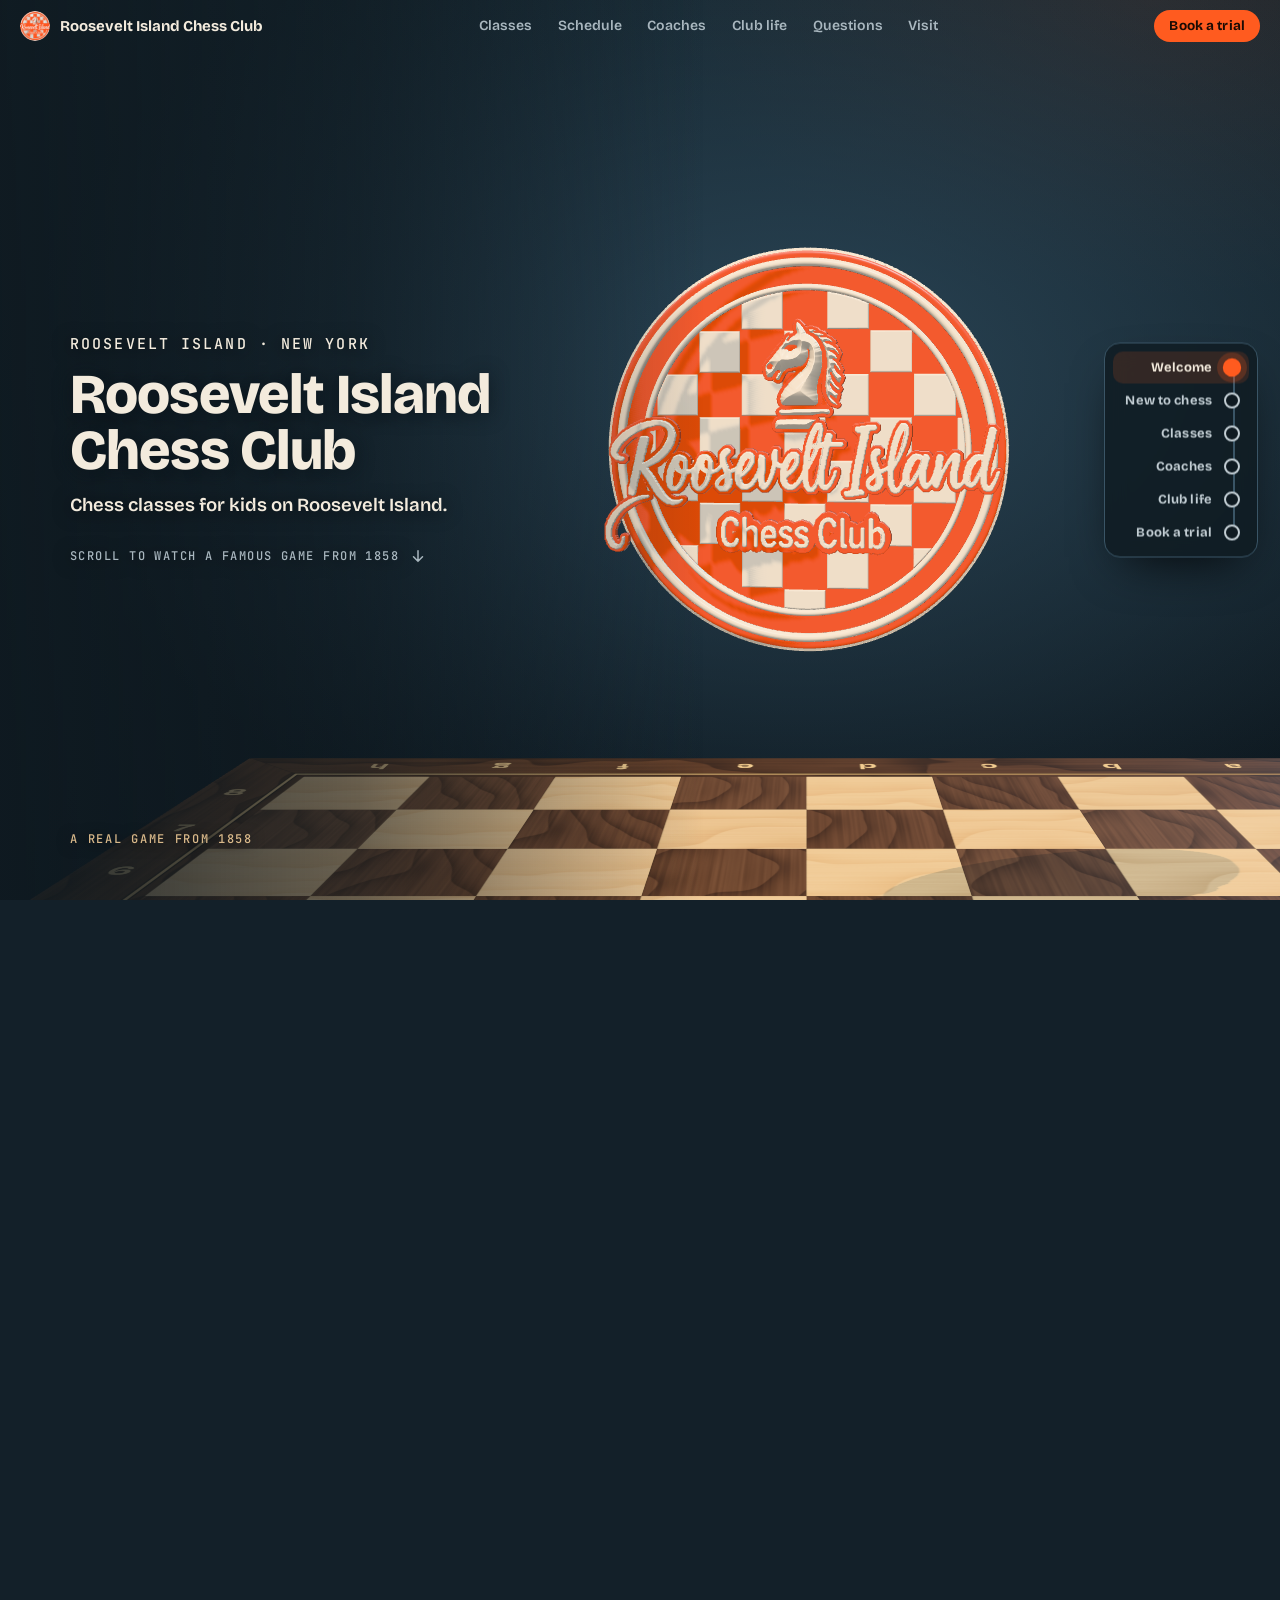
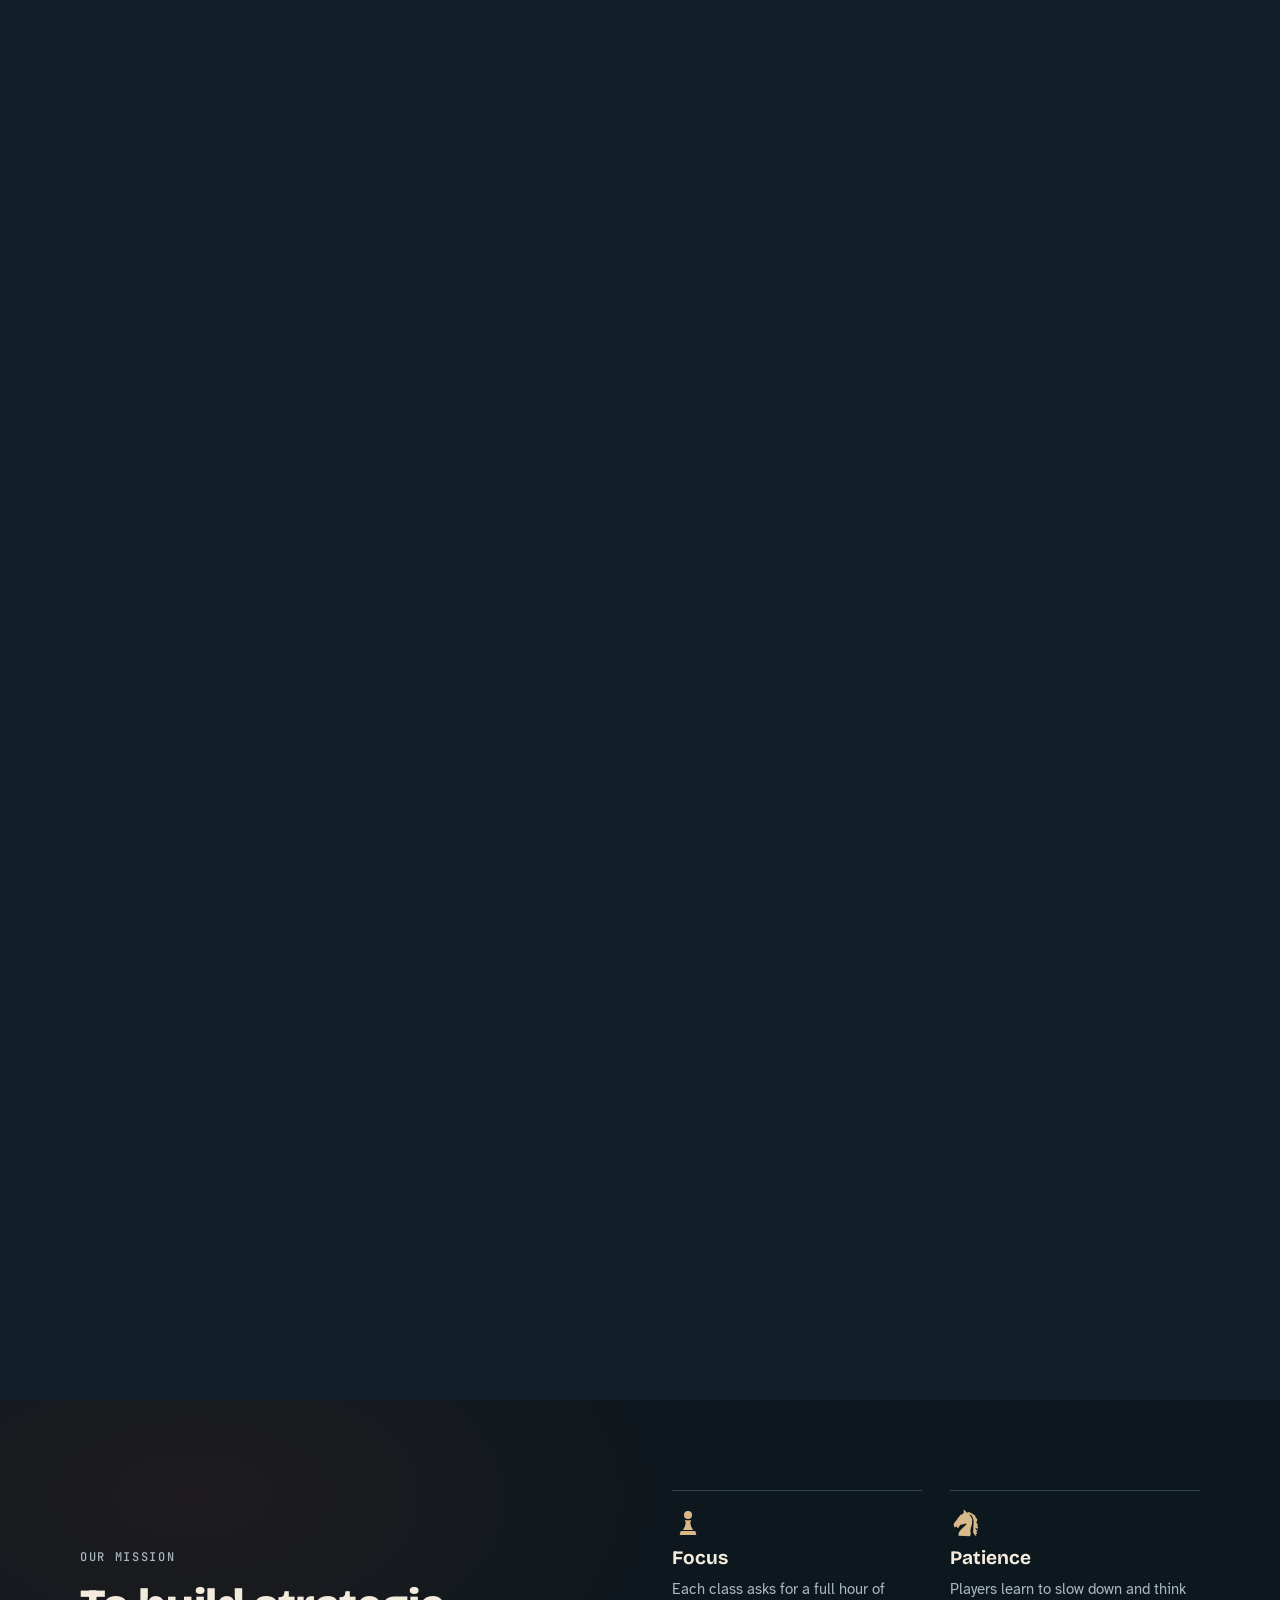
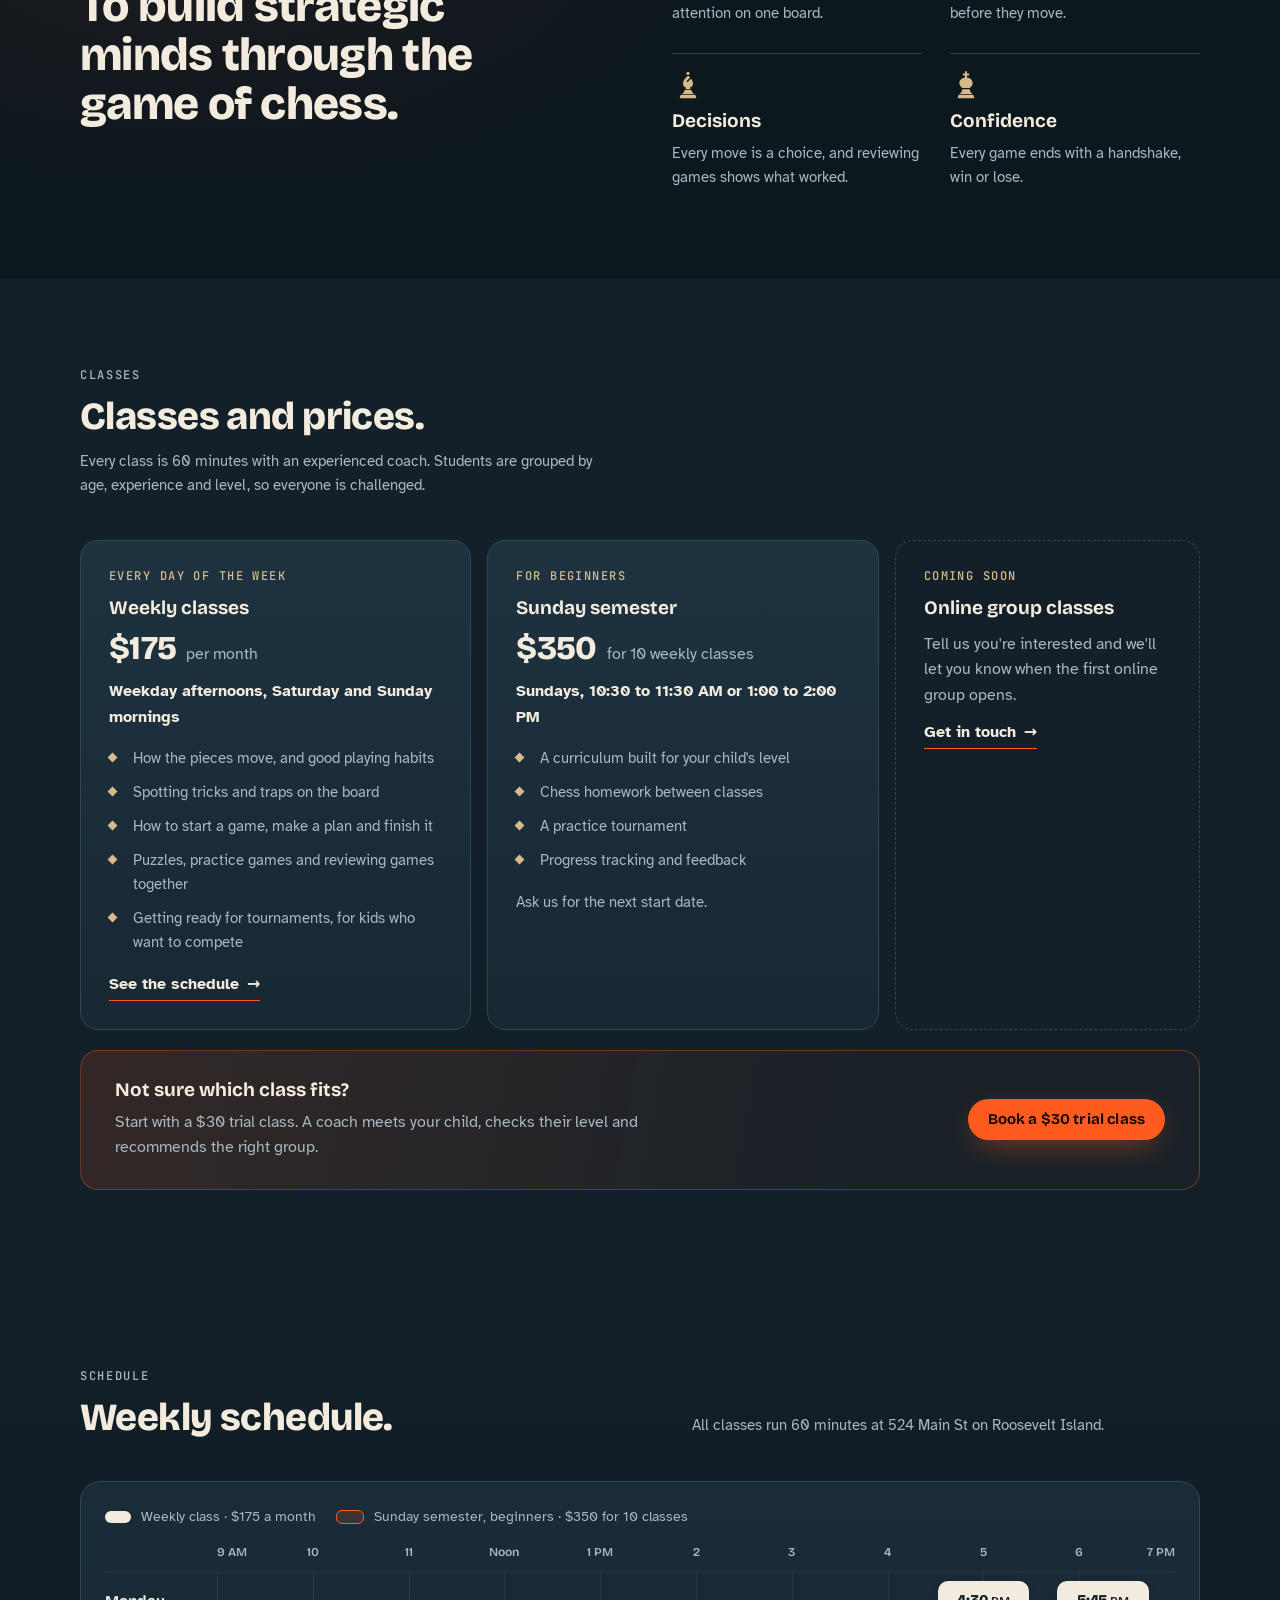
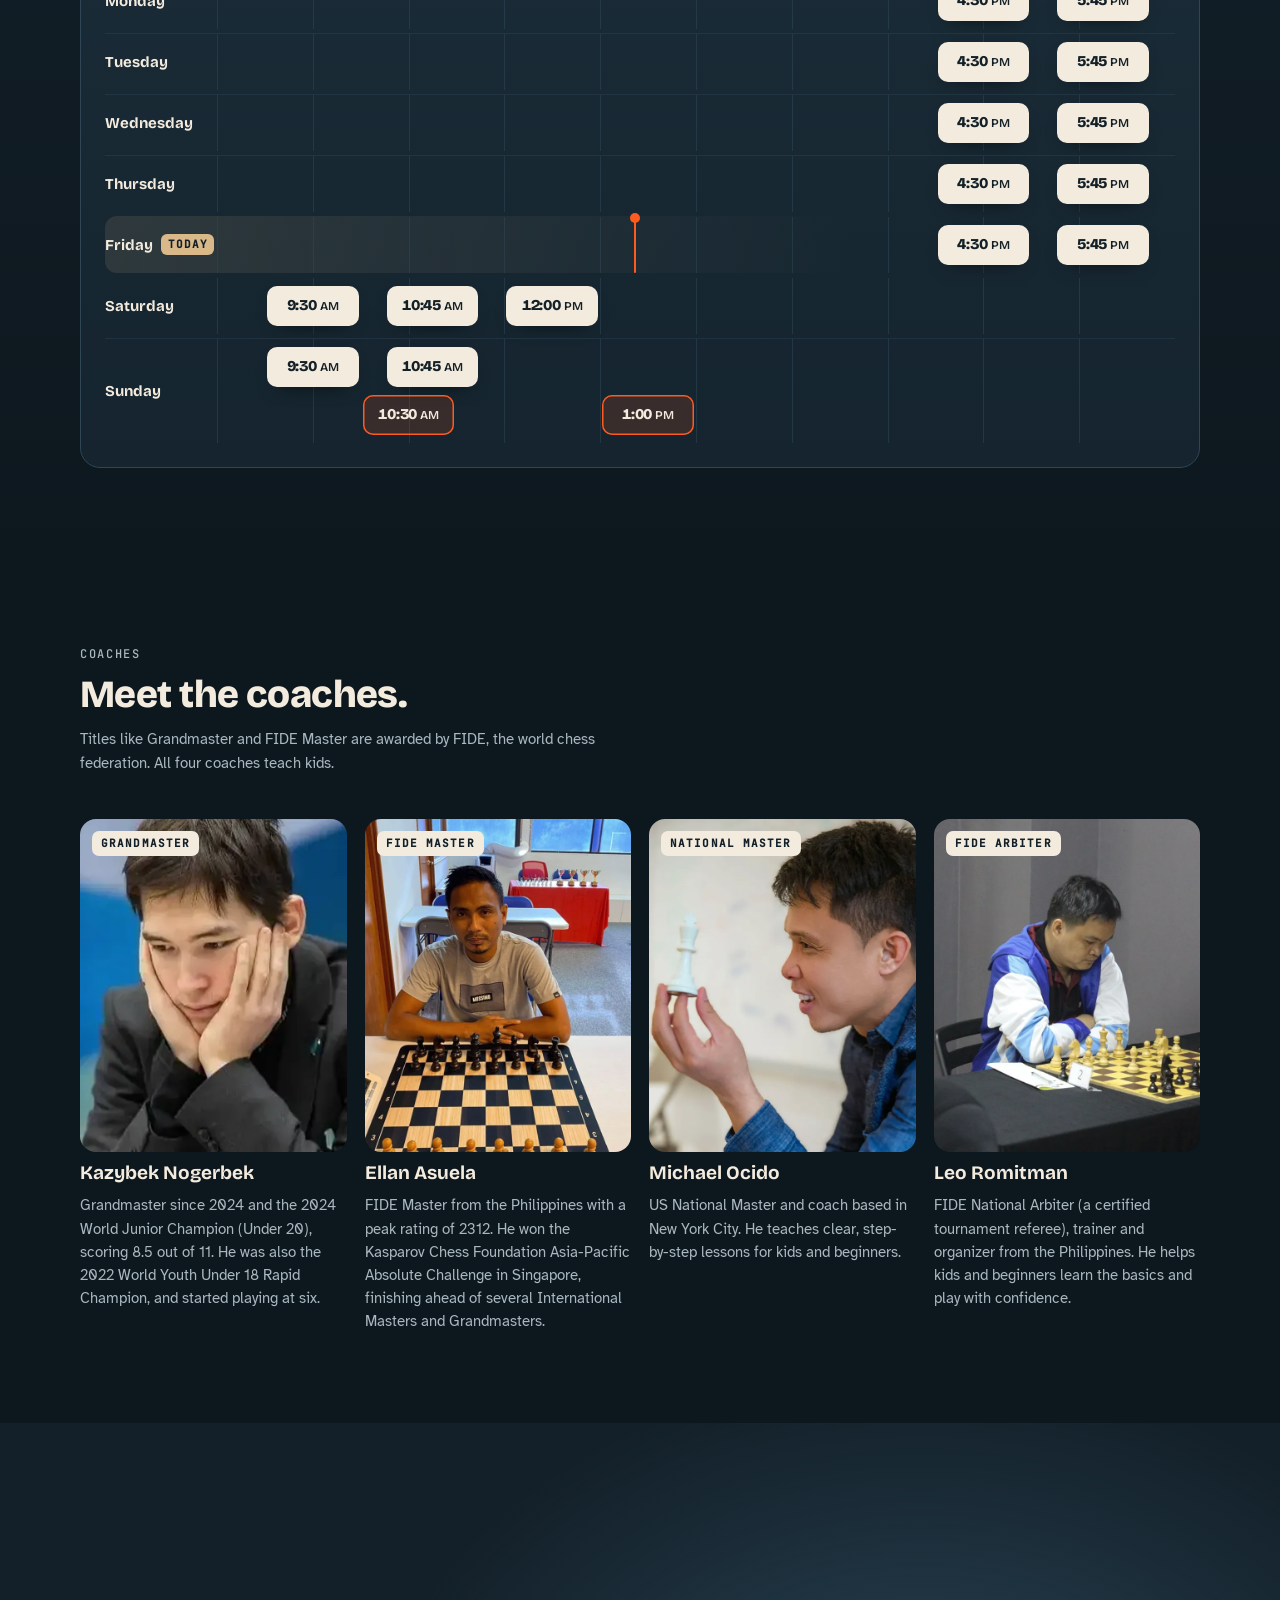
<file: site/index.html>
<!doctype html>
<html lang="en" class="no-js">
<head>
<meta charset="utf-8">
<meta name="viewport" content="width=device-width, initial-scale=1, viewport-fit=cover">
<title>Roosevelt Island Chess Club · Chess classes for kids on Roosevelt Island, NYC</title>
<meta name="description" content="Chess classes for kids on Roosevelt Island, New York. Group classes every day of the week with experienced coaches. Book a $30 trial class.">
<meta name="theme-color" content="#132029">
<link rel="icon" href="assets/img/club-logo-64.png" type="image/png">
<link rel="apple-touch-icon" href="assets/img/club-logo-192.png">
<meta property="og:type" content="website">
<meta property="og:title" content="Roosevelt Island Chess Club">
<meta property="og:description" content="Chess classes for kids on Roosevelt Island, New York, every day of the week. Book a $30 trial class.">
<!-- SITE URL: these three addresses point at the current live copy. At the Cloudflare switch,
     replace https://vdash2ernb.github.io/RooseveltIslandChessClub/ with https://rooseveltislandchessclub.com/ (see LAUNCH.md). -->
<link rel="canonical" href="https://vdash2ernb.github.io/RooseveltIslandChessClub/">
<meta property="og:url" content="https://vdash2ernb.github.io/RooseveltIslandChessClub/">
<meta property="og:image" content="https://vdash2ernb.github.io/RooseveltIslandChessClub/assets/img/og-image.jpg">
<meta property="og:image:width" content="1200">
<meta property="og:image:height" content="630">
<meta property="og:image:alt" content="The Roosevelt Island Chess Club medallion above a chessboard, with the words Chess classes for kids, every day of the week.">
<meta property="og:site_name" content="Roosevelt Island Chess Club">
<meta name="twitter:card" content="summary_large_image">
<link rel="preload" href="assets/fonts/bricolage-grotesque/bricolage-grotesque-variable.woff2" as="font" type="font/woff2" crossorigin>
<link rel="preload" href="assets/fonts/atkinson-hyperlegible/atkinson-hyperlegible-normal-400.woff2" as="font" type="font/woff2" crossorigin>
<link rel="stylesheet" href="assets/css/fonts.css">
<link rel="stylesheet" href="assets/css/story.css">
<link rel="stylesheet" href="assets/css/site.css">
<script>document.documentElement.classList.replace('no-js', 'js');</script>
<script type="importmap">
{ "imports": {
  "three": "./assets/vendor/three/three.module.min.js",
  "three/addons/": "./assets/vendor/three/addons/"
} }
</script>
</head>
<body>
<a class="skip" href="#why">Skip the story</a>

<header class="topbar">
  <a class="brand" href="#top" aria-label="Roosevelt Island Chess Club, back to top">
    <img src="assets/img/club-logo-64.png" alt="" width="34" height="34">
    <span>Roosevelt Island Chess Club</span>
  </a>
  <nav class="nav" id="site-nav" aria-label="Sections">
    <a href="#classes">Classes</a>
    <a href="#schedule">Schedule</a>
    <a href="#coaches">Coaches</a>
    <a href="#club">Club life</a>
    <a href="#faq">Questions</a>
    <a href="#visit">Visit</a>
  </nav>
  <div class="topbar-actions">
    <button type="button" class="menu-btn" aria-expanded="false" aria-controls="site-nav">Menu</button>
    <a class="btn btn-small" href="https://docs.google.com/forms/d/1G6zBhqejS-meRX5k7vCEf42p3zNO0KbCbgAGP_9kiOs/preview" target="_blank" rel="noopener">Book a trial</a>
  </div>
</header>

<main id="main" tabindex="-1">
  <section id="story" class="story" aria-label="The Opera Game, told in 17 moves">
    <div class="stage" id="top">
      <canvas id="scene" aria-hidden="true"></canvas>
      <div class="scrim" aria-hidden="true"></div>

      <div class="captions">
        <article class="cap cap-arrival" data-from="0" data-to="0.085">
          <p class="kicker">Roosevelt Island · New York</p>
          <h1>Roosevelt Island Chess Club</h1>
          <p class="lede">Chess classes for kids on Roosevelt Island.</p>
          <p class="cue"><span>Scroll to watch a famous game from 1858</span><svg viewBox="0 0 24 24" aria-hidden="true"><path d="M12 5v14m-6-6 6 6 6-6" fill="none" stroke="currentColor" stroke-width="2" stroke-linecap="round" stroke-linejoin="round"/></svg></p>
        </article>

        <article class="cap" data-from="0.105" data-to="0.258">
          <p class="notation">Part 1 of 5</p>
          <h2>New to chess? Start here.</h2>
          <p>Beginner groups start with how each piece moves. No experience needed.</p>
        </article>

        <article class="cap" data-from="0.268" data-to="0.458">
          <p class="notation">Part 2 of 5</p>
          <h2>Classes every day of the week.</h2>
          <p>Students are grouped by age and level, so every child is challenged.</p>
        </article>

        <article class="cap" data-from="0.468" data-to="0.638">
          <p class="notation">Part 3 of 5</p>
          <h2>Taught by titled players.</h2>
          <p>Our coaches include a Grandmaster, a FIDE Master, a National Master and a FIDE Arbiter.</p>
        </article>

        <article class="cap" data-from="0.648" data-to="0.838">
          <p class="notation">Part 4 of 5</p>
          <h2>Tournaments, meetups and more.</h2>
          <p>Fast-paced blitz tournaments, workshops during school breaks, and a chess robot to play against.</p>
        </article>

        <article class="cap cap-mate" data-from="0.862" data-to="2">
          <p class="notation">Part 5 of 5</p>
          <h2>Try a class for $30.</h2>
          <p>Your child joins a class, and a coach recommends the right group.</p>
          <a class="btn" href="https://docs.google.com/forms/d/1G6zBhqejS-meRX5k7vCEf42p3zNO0KbCbgAGP_9kiOs/preview" target="_blank" rel="noopener">Book a $30 trial class</a>
          <p class="credit">The game on the board is real. Paul Morphy played it in Paris in 1858 against the Duke of Brunswick and Count Isouard.</p>
        </article>
      </div>

      <p class="hud" aria-hidden="true"><span class="hud-move"></span><span class="hud-say"></span></p>

      <nav class="rail" aria-label="Story chapters">
        <button type="button" data-go="0"><span>Welcome</span></button>
        <button type="button" data-go="0.112"><span>New to chess</span></button>
        <button type="button" data-go="0.275"><span>Classes</span></button>
        <button type="button" data-go="0.475"><span>Coaches</span></button>
        <button type="button" data-go="0.655"><span>Club life</span></button>
        <button type="button" data-go="0.99"><span>Book a trial</span></button>
      </nav>
    </div>
  </section>

  <!-- ============================================================ WHY CHESS -->
  <section id="why" class="why" aria-labelledby="why-title" tabindex="-1">
    <div class="wrap why-grid">
      <div class="why-mission reveal">
        <p class="kicker">Our mission</p>
        <h2 id="why-title">To build strategic minds through the game of chess.</h2>
      </div>
      <ul class="why-list" role="list">
        <li class="reveal">
          <svg class="why-mark" viewBox="0 0 48 48" aria-hidden="true"><circle cx="24" cy="12" r="6"/><path d="M19 20h10l-1.5 2.5c0 4 1.5 9 4.5 12h-16c3-3 4.5-8 4.5-12z"/><path d="M13 36h22l1.5 6h-25z"/></svg>
          <h3>Focus</h3><p>Each class asks for a full hour of attention on one board.</p>
        </li>
        <li class="reveal">
          <svg class="why-mark" viewBox="0 0 48 48" aria-hidden="true"><path d="M21.0 4.0 23.9 6.9 25.3 8.7 28.5 7.5 31.3 9.1 33.1 9.7 35.8 11.8 38.4 13.6 37.8 15.1 39.8 16.9 41.1 19.0 40.3 21.2 39.5 22.5 40.0 23.9 41.7 26.4 40.9 28.4 42.5 31.1 42.0 32.5 40.1 32.2 38.8 30.6 38.1 32.1 39.1 33.9 41.5 35.8 40.7 36.6 39.1 36.3 39.7 37.9 40.7 38.9 40.3 40.7 39.2 40.2 38.3 41.4 40.1 44.0 38.8 43.5 36.9 42.0 35.6 39.9 34.7 37.7 35.1 29.3 35.5 22.2 35.0 18.9 34.5 17.4 33.9 15.6 32.9 13.3 28.3 10.6 31.5 14.5 32.1 16.3 33.4 18.3 33.0 22.9 33.2 24.3 32.6 26.7 32.0 29.7 31.2 31.3 30.7 35.8 30.6 37.1 31.1 39.0 30.9 42.1 29.6 44.0 13.1 43.1 12.5 41.2 12.9 40.2 13.4 38.1 14.7 36.0 16.6 33.6 24.9 25.7 23.6 24.8 21.3 25.4 18.4 26.1 15.7 26.7 13.3 29.9 12.4 31.6 10.8 31.6 10.7 29.9 10.5 28.0 9.9 29.7 6.9 30.5 6.0 29.2 5.5 25.4 7.2 22.9 10.6 18.7 12.2 16.3 15.1 12.9 16.1 11.1 17.7 11.2 19.2 10.6 20.7 8.3 20.4 5.0Z"/></svg>
          <h3>Patience</h3><p>Players learn to slow down and think before they move.</p>
        </li>
        <li class="reveal">
          <svg class="why-mark" viewBox="0 0 48 48" aria-hidden="true"><circle cx="24" cy="5" r="2.4"/><path d="M24 8.5c-4.8 3.4-7.5 7.8-7.5 11.8 0 3 2 5.4 4.5 6.4l-1 2.3h8l-1-2.3c2.5-1 4.5-3.4 4.5-6.4 0-2.4-1-4.9-2.9-7.3l-5.3 5.3-1.6-1.6 5.5-5.5c-1-1-2-1.9-3.2-2.7z"/><path d="M19 30h10c.5 2.5 2 4.5 4 6H15c2-1.5 3.5-3.5 4-6z"/><path d="M13 37h22l1.5 5.5h-25z"/></svg>
          <h3>Decisions</h3><p>Every move is a choice, and reviewing games shows what worked.</p>
        </li>
        <li class="reveal">
          <svg class="why-mark" viewBox="0 0 48 48" aria-hidden="true"><path d="M22.5 2h3v3.2h3.2v3h-3.2v3c5.2.8 8.5 4.3 8.5 8.4 0 3-1.8 5.6-4.6 7.4H18.6c-2.8-1.8-4.6-4.4-4.6-7.4 0-4.1 3.3-7.6 8.5-8.4v-3h-3.2v-3h3.2z"/><path d="M18.5 29h11c.5 3 2 5.2 4 7h-19c2-1.8 3.5-4 4-7z"/><path d="M13 37h22l1.5 5.5h-25z"/></svg>
          <h3>Confidence</h3><p>Every game ends with a handshake, win or lose.</p>
        </li>
      </ul>
    </div>
  </section>

  <!-- ============================================================ CLASSES -->
  <section id="classes" class="classes" aria-labelledby="classes-title">
    <div class="wrap">
      <header class="sec-head reveal">
        <p class="kicker">Classes</p>
        <h2 id="classes-title">Classes and prices.</h2>
        <p class="sec-lede">Every class is 60 minutes with an experienced coach. Students are grouped by age, experience and level, so everyone is challenged.</p>
      </header>

      <div class="class-cards">
        <article class="class-card reveal">
          <p class="class-tag">Every day of the week</p>
          <h3>Weekly classes</h3>
          <p class="price"><span>$175</span> per month</p>
          <p class="class-when">Weekday afternoons, Saturday and Sunday mornings</p>
          <ul class="ticks" role="list">
            <li>How the pieces move, and good playing habits</li>
            <li>Spotting tricks and traps on the board</li>
            <li>How to start a game, make a plan and finish it</li>
            <li>Puzzles, practice games and reviewing games together</li>
            <li>Getting ready for tournaments, for kids who want to compete</li>
          </ul>
          <a class="text-link" href="#schedule">See the schedule</a>
        </article>

        <article class="class-card reveal">
          <p class="class-tag">For beginners</p>
          <h3>Sunday semester</h3>
          <p class="price"><span>$350</span> for 10 weekly classes</p>
          <p class="class-when">Sundays, 10:30 to 11:30 AM or 1:00 to 2:00 PM</p>
          <ul class="ticks" role="list">
            <li>A curriculum built for your child's level</li>
            <li>Chess homework between classes</li>
            <li>A practice tournament</li>
            <li>Progress tracking and feedback</li>
          </ul>
          <p class="class-note">Ask us for the next start date.</p>
        </article>

        <article class="class-card class-card-soon reveal">
          <p class="class-tag">Coming soon</p>
          <h3>Online group classes</h3>
          <p>Tell us you're interested and we'll let you know when the first online group opens.</p>
          <a class="text-link" href="#visit">Get in touch</a>
        </article>
      </div>

      <div class="trial-band reveal">
        <div>
          <h3>Not sure which class fits?</h3>
          <p>Start with a $30 trial class. A coach meets your child, checks their level and recommends the right group.</p>
        </div>
        <a class="btn" href="https://docs.google.com/forms/d/1G6zBhqejS-meRX5k7vCEf42p3zNO0KbCbgAGP_9kiOs/preview" target="_blank" rel="noopener">Book a $30 trial class</a>
      </div>
    </div>
  </section>

  <!-- ============================================================ SCHEDULE -->
  <section id="schedule" class="schedule" aria-labelledby="schedule-title">
    <div class="wrap">
      <header class="sec-head sec-head-row reveal">
        <div>
          <p class="kicker">Schedule</p>
          <h2 id="schedule-title">Weekly schedule.</h2>
        </div>
        <p class="sec-lede">All classes run 60 minutes at 524 Main St on Roosevelt Island.</p>
      </header>

      <div class="tt reveal">
        <div class="tt-legend">
          <span class="key key-weekly">Weekly class · $175 a month</span>
          <span class="key key-sem">Sunday semester, beginners · $350 for 10 classes</span>
        </div>

        <div class="tt-axis" aria-hidden="true">
          <span style="--h:9">9 AM</span><span style="--h:10">10</span><span style="--h:11">11</span><span style="--h:12">Noon</span>
          <span style="--h:13">1 PM</span><span style="--h:14">2</span><span style="--h:15">3</span><span style="--h:16">4</span>
          <span style="--h:17">5</span><span style="--h:18">6</span><span style="--h:19">7 PM</span>
        </div>

        <div class="tt-row" data-day="1"><h3>Monday</h3><ul role="list">
          <li style="--s:16.5;--e:17.5"><time datetime="16:30">4:30</time> PM<span class="visually-hidden"> to 5:30 PM, weekly class</span></li>
          <li style="--s:17.75;--e:18.75"><time datetime="17:45">5:45</time> PM<span class="visually-hidden"> to 6:45 PM, weekly class</span></li>
        </ul></div>
        <div class="tt-row" data-day="2"><h3>Tuesday</h3><ul role="list">
          <li style="--s:16.5;--e:17.5"><time datetime="16:30">4:30</time> PM<span class="visually-hidden"> to 5:30 PM, weekly class</span></li>
          <li style="--s:17.75;--e:18.75"><time datetime="17:45">5:45</time> PM<span class="visually-hidden"> to 6:45 PM, weekly class</span></li>
        </ul></div>
        <div class="tt-row" data-day="3"><h3>Wednesday</h3><ul role="list">
          <li style="--s:16.5;--e:17.5"><time datetime="16:30">4:30</time> PM<span class="visually-hidden"> to 5:30 PM, weekly class</span></li>
          <li style="--s:17.75;--e:18.75"><time datetime="17:45">5:45</time> PM<span class="visually-hidden"> to 6:45 PM, weekly class</span></li>
        </ul></div>
        <div class="tt-row" data-day="4"><h3>Thursday</h3><ul role="list">
          <li style="--s:16.5;--e:17.5"><time datetime="16:30">4:30</time> PM<span class="visually-hidden"> to 5:30 PM, weekly class</span></li>
          <li style="--s:17.75;--e:18.75"><time datetime="17:45">5:45</time> PM<span class="visually-hidden"> to 6:45 PM, weekly class</span></li>
        </ul></div>
        <div class="tt-row" data-day="5"><h3>Friday</h3><ul role="list">
          <li style="--s:16.5;--e:17.5"><time datetime="16:30">4:30</time> PM<span class="visually-hidden"> to 5:30 PM, weekly class</span></li>
          <li style="--s:17.75;--e:18.75"><time datetime="17:45">5:45</time> PM<span class="visually-hidden"> to 6:45 PM, weekly class</span></li>
        </ul></div>
        <div class="tt-row" data-day="6"><h3>Saturday</h3><ul role="list">
          <li style="--s:9.5;--e:10.5"><time datetime="09:30">9:30</time> AM<span class="visually-hidden"> to 10:30 AM, weekly class</span></li>
          <li style="--s:10.75;--e:11.75"><time datetime="10:45">10:45</time> AM<span class="visually-hidden"> to 11:45 AM, weekly class</span></li>
          <li style="--s:12;--e:13"><time datetime="12:00">12:00</time> PM<span class="visually-hidden"> to 1:00 PM, weekly class</span></li>
        </ul></div>
        <div class="tt-row tt-two" data-day="0"><h3>Sunday</h3><ul role="list">
          <li style="--s:9.5;--e:10.5"><time datetime="09:30">9:30</time> AM<span class="visually-hidden"> to 10:30 AM, weekly class</span></li>
          <li style="--s:10.75;--e:11.75"><time datetime="10:45">10:45</time> AM<span class="visually-hidden"> to 11:45 AM, weekly class</span></li>
          <li class="sem" style="--s:10.5;--e:11.5"><time datetime="10:30">10:30</time> AM<span class="visually-hidden"> to 11:30 AM, Sunday semester for beginners</span></li>
          <li class="sem" style="--s:13;--e:14"><time datetime="13:00">1:00</time> PM<span class="visually-hidden"> to 2:00 PM, Sunday semester for beginners</span></li>
        </ul></div>
      </div>
    </div>
  </section>

  <!-- ============================================================ COACHES -->
  <section id="coaches" class="coaches" aria-labelledby="coaches-title">
    <div class="wrap">
      <header class="sec-head reveal">
        <p class="kicker">Coaches</p>
        <h2 id="coaches-title">Meet the coaches.</h2>
        <p class="sec-lede">Titles like Grandmaster and FIDE Master are awarded by FIDE, the world chess federation. All four coaches teach kids.</p>
      </header>
      <div class="coach-row">
        <article class="coach reveal">
          <img src="assets/img/coaches/kazybek-nogerbek.webp" alt="Grandmaster Kazybek Nogerbek, chin resting on his hands at a tournament board" width="640" height="800" loading="lazy" decoding="async">
          <p class="title-badge">Grandmaster</p>
          <h3>Kazybek Nogerbek</h3>
          <p>Grandmaster since 2024 and the 2024 World Junior Champion (Under 20), scoring 8.5 out of 11. He was also the 2022 World Youth Under 18 Rapid Champion, and started playing at six.</p>
        </article>
        <article class="coach reveal">
          <img src="assets/img/coaches/ellan-asuela.webp" alt="FIDE Master Ellan Asuela seated behind a set-up chessboard" width="640" height="800" loading="lazy" decoding="async">
          <p class="title-badge">FIDE Master</p>
          <h3>Ellan Asuela</h3>
          <p>FIDE Master from the Philippines with a peak rating of 2312. He won the Kasparov Chess Foundation Asia-Pacific Absolute Challenge in Singapore, finishing ahead of several International Masters and Grandmasters.</p>
        </article>
        <article class="coach reveal">
          <img src="assets/img/coaches/michael-ocido.webp" alt="National Master Michael Ocido smiling and holding up a white king" width="640" height="800" loading="lazy" decoding="async">
          <p class="title-badge">National Master</p>
          <h3>Michael Ocido</h3>
          <p>US National Master and coach based in New York City. He teaches clear, step-by-step lessons for kids and beginners.</p>
        </article>
        <article class="coach reveal">
          <img src="assets/img/coaches/leo-romitman.webp" alt="Leo Romitman playing a tournament game" width="640" height="800" loading="lazy" decoding="async">
          <p class="title-badge">FIDE Arbiter</p>
          <h3>Leo Romitman</h3>
          <p>FIDE National Arbiter (a certified tournament referee), trainer and organizer from the Philippines. He helps kids and beginners learn the basics and play with confidence.</p>
        </article>
      </div>
    </div>
  </section>

  <!-- ============================================================ YOUR MOVE -->
  <section id="puzzle" class="puzzle" aria-labelledby="puzzle-title">
    <div class="wrap puzzle-grid">
      <div class="puzzle-copy reveal">
        <p class="kicker">Try a puzzle</p>
        <h2 id="puzzle-title">Can you find checkmate?</h2>
        <p>White plays next. One move wins the game right away. Tap a white piece, then tap the square where it should go.</p>
        <p class="visually-hidden">The position. White: king on g1, rook on d1, pawns on a2, b2, f2, g2 and h2. Black: king on g8, pawns on a7, b7, f7, g7 and h7.</p>
        <p class="puzzle-status" id="puzzle-status" role="status" aria-live="polite">Pick a white piece to start.</p>
        <div class="puzzle-actions">
          <button type="button" class="btn-ghost" data-act="hint">Hint</button>
          <button type="button" class="btn-ghost" data-act="answer">Show me</button>
          <button type="button" class="btn-ghost" data-act="reset" hidden>Play again</button>
        </div>
      </div>
      <div class="puzzle-stage">
        <canvas id="puzzle-canvas" aria-hidden="true"></canvas>
        <div class="puzzle-hits" role="group" aria-label="Board squares"></div>
        <p class="puzzle-loading">Setting up the board</p>
      </div>
    </div>
  </section>

  <!-- ============================================================ CLUB LIFE -->
  <section id="club" class="club" aria-labelledby="club-title">
    <div class="wrap">
      <header class="sec-head sec-head-row reveal">
        <div>
          <p class="kicker">Club life</p>
          <h2 id="club-title">Tournaments, meetups and a chess robot.</h2>
        </div>
        <p class="sec-lede">Photos from our blitz tournaments, club meetups and classes. Players of every age are welcome.</p>
      </header>
      <div class="mosaic">
        <figure class="m-a reveal"><img src="assets/img/club/blitz-tournament-720.webp" srcset="assets/img/club/blitz-tournament-720.webp 720w, assets/img/club/blitz-tournament.webp 1400w" sizes="(min-width: 900px) 50vw, 100vw" alt="Kids playing on wooden boards at a crowded blitz tournament" width="1400" height="1050" loading="lazy" decoding="async"><figcaption>Blitz tournament</figcaption></figure>
        <figure class="m-b reveal"><img src="assets/img/club/robot-boy-720.webp" srcset="assets/img/club/robot-boy-720.webp 540w, assets/img/club/robot-boy.webp 1050w" sizes="(min-width: 900px) 25vw, 50vw" alt="A boy studies the board while a robot arm plays against him" width="1050" height="1400" loading="lazy" decoding="async"><figcaption>Beat the robot</figcaption></figure>
        <figure class="m-c reveal"><img src="assets/img/club/good-game-720.webp" srcset="assets/img/club/good-game-720.webp 720w, assets/img/club/good-game.webp 1400w" sizes="(min-width: 900px) 25vw, 50vw" alt="A boy and an older player bump fists across the board after their game" width="1400" height="1050" loading="lazy" decoding="async"><figcaption>Good game</figcaption></figure>
        <figure class="m-d reveal"><img src="assets/img/club/all-ages-720.webp" srcset="assets/img/club/all-ages-720.webp 720w, assets/img/club/all-ages.webp 1400w" sizes="(min-width: 900px) 25vw, 50vw" alt="A young player faces an adult in a suit across the board" width="1400" height="1050" loading="lazy" decoding="async"><figcaption>All ages</figcaption></figure>
        <figure class="m-e reveal"><img src="assets/img/club/meetup-720.webp" srcset="assets/img/club/meetup-720.webp 720w, assets/img/club/meetup.webp 1400w" sizes="(min-width: 900px) 50vw, 100vw" alt="Several games underway at a club meetup in a café full of flowers" width="1400" height="1050" loading="lazy" decoding="async"><figcaption>Club meetup</figcaption></figure>
        <figure class="m-f reveal"><img src="assets/img/club/class-in-session-720.webp" srcset="assets/img/club/class-in-session-720.webp 720w, assets/img/club/class-in-session.webp 1400w" sizes="(min-width: 900px) 25vw, 50vw" alt="A coach leans over a student's game in a bright classroom" width="1400" height="1050" loading="lazy" decoding="async"><figcaption>Class in session</figcaption></figure>
        <figure class="m-g reveal"><img src="assets/img/club/robot-table-720.webp" srcset="assets/img/club/robot-table-720.webp 720w, assets/img/club/robot-table.webp 1400w" sizes="(min-width: 900px) 25vw, 50vw" alt="Players gather around the chess robot at a club table" width="1400" height="1050" loading="lazy" decoding="async"><figcaption>Playing the robot</figcaption></figure>
        <figure class="m-h reveal"><img src="assets/img/club/tournament-day-720.webp" srcset="assets/img/club/tournament-day-720.webp 720w, assets/img/club/tournament-day.webp 1400w" sizes="(min-width: 900px) 25vw, 50vw" alt="Children concentrating over their boards on tournament day" width="1400" height="1050" loading="lazy" decoding="async"><figcaption>Tournament day</figcaption></figure>
      </div>
    </div>
  </section>

  <!-- ============================================================ WORKSHOPS -->
  <section id="events" class="events" aria-labelledby="events-title">
    <div class="wrap events-grid">
      <header class="sec-head reveal">
        <p class="kicker">Workshops and camps</p>
        <h2 id="events-title">Workshops during school breaks.</h2>
        <p class="sec-lede">Half-day and full-day workshops with lessons, puzzles, practice games and a small tournament.</p>
        <a class="text-link" href="https://www.facebook.com/profile.php?id=61584138810175" target="_blank" rel="noopener">Hear about the next one on Facebook</a>
      </header>
      <article class="event reveal">
        <p class="event-when"><span>Most recent</span> Monday, October 12, 2026</p>
        <h3>Columbus Day Workshop</h3>
        <dl class="event-facts">
          <div><dt>Half day</dt><dd>9:00 AM to 12:00 PM, or 1:00 to 4:00 PM</dd></div>
          <div><dt>Full day</dt><dd>9:00 AM to 4:00 PM, lunch included</dd></div>
          <div><dt>Price</dt><dd>Half day from $90, full day from $110</dd></div>
          <div><dt>For</dt><dd>Beginner and competitive players</dd></div>
        </dl>
      </article>
    </div>
  </section>

  <!-- ============================================================ QUESTIONS -->
  <section id="faq" class="faq" aria-labelledby="faq-title">
    <div class="wrap faq-grid">
      <header class="sec-head reveal">
        <p class="kicker">Questions</p>
        <h2 id="faq-title">What parents ask us.</h2>
      </header>
      <div class="faq-list reveal">
        <details>
          <summary>My child has never played. Is that OK?</summary>
          <p>Yes. Many students start by learning how the pieces move, and our beginner groups start from the very first move.</p>
        </details>
        <details>
          <summary>How do you choose my child's group?</summary>
          <p>Coaches group students by age, experience and chess level whenever possible, so every child is challenged. The trial class is where we work this out together.</p>
        </details>
        <details>
          <summary>What happens in the $30 trial class?</summary>
          <p>Your child joins a class. A coach gets to know them, checks their current level and recommends the best group. Then you decide.</p>
        </details>
        <details>
          <summary>What do the classes cover?</summary>
          <p>Everything from how the pieces move to how to win a game. That includes tricks and traps, planning, checkmates, endgames, puzzles and practice games. Coaches also go over students' games with them and help kids who want to compete get ready for tournaments.</p>
        </details>
        <details>
          <summary>Are there tournaments?</summary>
          <p>Yes. The Sunday semester includes a practice tournament, the club runs fast-paced blitz tournaments and workshops, and coaches can point families to outside tournaments that suit their child's level.</p>
        </details>
        <details>
          <summary>How long is a class, and what does it cost?</summary>
          <p>Every class is 60 minutes. Weekly classes are $175 a month. The Sunday beginners semester is $350 for 10 classes. The trial class is $30.</p>
        </details>
      </div>
    </div>
  </section>

  <!-- ============================================================ VISIT -->
  <section id="visit" class="visit" aria-labelledby="visit-title" tabindex="-1">
    <div class="wrap">
      <div class="visit-card reveal">
        <img class="visit-mark" src="assets/img/club-logo-192.png" alt="" width="76" height="76" loading="lazy">
        <p class="kicker">Visit</p>
        <h2 id="visit-title">Come play with us.</h2>
        <a class="btn btn-large" href="https://docs.google.com/forms/d/1G6zBhqejS-meRX5k7vCEf42p3zNO0KbCbgAGP_9kiOs/preview" target="_blank" rel="noopener">Book a $30 trial class</a>
        <dl class="facts">
          <div><dt>Where</dt><dd><a href="https://www.google.com/maps/search/524+Main+St,+New+York,+NY+10044" target="_blank" rel="noopener">524 Main St<br>New York, NY 10044</a></dd></div>
          <div><dt>Call</dt><dd><a href="tel:+19176178548">+1 (917) 617-8548</a></dd></div>
          <div><dt>Email</dt><dd><a href="mailto:richessnyc@gmail.com">richessnyc@gmail.com</a></dd></div>
          <div><dt>Follow</dt><dd><a href="https://www.facebook.com/profile.php?id=61584138810175" target="_blank" rel="noopener">Facebook</a></dd></div>
        </dl>
      </div>
    </div>
  </section>
</main>

<footer class="foot">
  <div class="wrap">
    <div class="foot-grid">
      <div class="foot-col">
        <p class="foot-brand"><img src="assets/img/club-logo-64.png" alt="" width="32" height="32" loading="lazy"> Roosevelt Island Chess Club</p>
        <p class="foot-about">Chess classes, tournaments and meetups for kids and families on Roosevelt Island, New York.</p>
      </div>
      <nav class="foot-col" aria-label="Footer">
        <h2>The club</h2>
        <ul role="list">
          <li><a href="#classes">Classes and prices</a></li>
          <li><a href="#schedule">Weekly schedule</a></li>
          <li><a href="#coaches">Coaches</a></li>
          <li><a href="#faq">Questions</a></li>
        </ul>
      </nav>
      <div class="foot-col">
        <h2>Contact</h2>
        <ul role="list">
          <li>524 Main St, New York, NY 10044</li>
          <li><a href="tel:+19176178548">+1 (917) 617-8548</a></li>
          <li><a href="mailto:richessnyc@gmail.com">richessnyc@gmail.com</a></li>
          <li><a href="https://www.facebook.com/profile.php?id=61584138810175" target="_blank" rel="noopener">Facebook</a></li>
        </ul>
      </div>
    </div>
    <div class="foot-base">
      <p>© 2026 Roosevelt Island Chess Club</p>
      <p class="foot-quote">“Life is like a game of chess, changing with each move.”</p>
    </div>
  </div>
</footer>

<script type="module" src="assets/js/site.js"></script>
<script type="module" src="assets/js/story.js"></script>
</body>
</html>
</file>
<file: site/assets/css/fonts.css>
/* Self-hosted fonts (SIL Open Font License, see OFL.txt in each folder). Latin subset only. */
@font-face { font-family: 'Atkinson Hyperlegible'; font-style: italic; font-weight: 400; font-display: swap; src: url('../fonts/atkinson-hyperlegible/atkinson-hyperlegible-italic-400.woff2') format('woff2'); unicode-range: U+0000-00FF, U+0131, U+0152-0153, U+02BB-02BC, U+02C6, U+02DA, U+02DC, U+0304, U+0308, U+0329, U+2000-206F, U+20AC, U+2122, U+2191, U+2193, U+2212, U+2215, U+FEFF, U+FFFD; }
@font-face { font-family: 'Atkinson Hyperlegible'; font-style: normal; font-weight: 400; font-display: swap; src: url('../fonts/atkinson-hyperlegible/atkinson-hyperlegible-normal-400.woff2') format('woff2'); unicode-range: U+0000-00FF, U+0131, U+0152-0153, U+02BB-02BC, U+02C6, U+02DA, U+02DC, U+0304, U+0308, U+0329, U+2000-206F, U+20AC, U+2122, U+2191, U+2193, U+2212, U+2215, U+FEFF, U+FFFD; }
@font-face { font-family: 'Atkinson Hyperlegible'; font-style: normal; font-weight: 700; font-display: swap; src: url('../fonts/atkinson-hyperlegible/atkinson-hyperlegible-normal-700.woff2') format('woff2'); unicode-range: U+0000-00FF, U+0131, U+0152-0153, U+02BB-02BC, U+02C6, U+02DA, U+02DC, U+0304, U+0308, U+0329, U+2000-206F, U+20AC, U+2122, U+2191, U+2193, U+2212, U+2215, U+FEFF, U+FFFD; }
@font-face { font-family: 'Bricolage Grotesque'; font-style: normal; font-weight: 200 800; font-display: swap; src: url('../fonts/bricolage-grotesque/bricolage-grotesque-variable.woff2') format('woff2'); unicode-range: U+0000-00FF, U+0131, U+0152-0153, U+02BB-02BC, U+02C6, U+02DA, U+02DC, U+0304, U+0308, U+0329, U+2000-206F, U+20AC, U+2122, U+2191, U+2193, U+2212, U+2215, U+FEFF, U+FFFD; }
@font-face { font-family: 'JetBrains Mono'; font-style: normal; font-weight: 500; font-display: swap; src: url('../fonts/jetbrains-mono/jetbrains-mono-normal-500.woff2') format('woff2'); unicode-range: U+0000-00FF, U+0131, U+0152-0153, U+02BB-02BC, U+02C6, U+02DA, U+02DC, U+0304, U+0308, U+0329, U+2000-206F, U+20AC, U+2122, U+2191, U+2193, U+2212, U+2215, U+FEFF, U+FFFD; }
</file>
<file: site/assets/css/story.css>
/* Roosevelt Island Chess Club: dusk on the East River, lit by club orange. */
:root {
  --canvas: #132029;
  --canvas-deep: #0d171e;
  --panel: #1b2c37;
  --line: #2f4655;
  --ivory: #f3ebdd;
  --muted: #a9b7bf;
  --orange: #ff5b1f;
  --orange-hover: #ff7440;
  --maple: #d9b98a;
  --display: "Bricolage Grotesque", "Segoe UI", system-ui, sans-serif;
  --body: "Atkinson Hyperlegible", "Segoe UI", system-ui, sans-serif;
  --mono: "JetBrains Mono", ui-monospace, Consolas, monospace;
  --gutter: max(20px, env(safe-area-inset-left, 0px));
  color-scheme: dark;
}

* { box-sizing: border-box; }
html { scroll-behavior: auto; }
body {
  margin: 0;
  background: var(--canvas);
  color: var(--ivory);
  font: 16px/1.6 var(--body);
  -webkit-font-smoothing: antialiased;
}
h1, h2 { font-family: var(--display); margin: 0; text-wrap: balance; letter-spacing: -0.015em; }
p { margin: 0; }
a { color: inherit; }
:focus-visible { outline: 2px solid var(--orange); outline-offset: 3px; border-radius: 4px; }

.skip {
  position: fixed; left: 12px; top: -60px; z-index: 50;
  background: var(--ivory); color: var(--canvas); padding: 10px 14px; border-radius: 6px; font-weight: 700;
  transition: top 0.2s;
}
.skip:focus { top: calc(env(safe-area-inset-top, 0px) + 12px); }

.btn {
  display: inline-flex; align-items: center; justify-content: center; gap: 8px;
  background: var(--orange); color: #1a0b04; text-decoration: none;
  font: 700 15px/1 var(--display); letter-spacing: 0.01em;
  padding: 13px 20px; border-radius: 999px;
  box-shadow: 0 10px 30px -10px #ff5b1f99;
  transition: background 0.2s, transform 0.2s;
}
.btn:hover { background: var(--orange-hover); transform: translateY(-1px); }
.btn-small { padding: 9px 15px; font-size: 13.5px; box-shadow: none; }
@media (pointer: coarse) { .btn, .btn-small { min-height: 44px; } }

/* ------------------------------------------------------------ top bar */
.topbar {
  position: fixed; top: 0; left: 0; right: 0; z-index: 20;
  display: flex; align-items: center; justify-content: space-between; gap: 16px;
  padding: calc(env(safe-area-inset-top, 0px) + 10px) max(20px, env(safe-area-inset-right, 0px)) 10px max(20px, env(safe-area-inset-left, 0px));
  pointer-events: none;
}
.topbar > * { pointer-events: auto; }
.brand { display: inline-flex; align-items: center; gap: 10px; text-decoration: none; font: 700 15px/1.1 var(--display); }
.brand img { border-radius: 50%; display: block; width: 30px; height: 30px; }
@media (max-width: 520px) { .brand span { display: none; } }

/* ------------------------------------------------------------ the story */
.story { position: relative; }
.js .story { height: 1400vh; }
.stage { position: relative; }
.js .stage { position: sticky; top: 0; height: 100vh; height: 100svh; overflow: hidden; }

.stage {
  background:
    radial-gradient(1100px 720px at 62% 42%, #2a4556 0%, transparent 70%),
    radial-gradient(800px 500px at 90% 0%, #ff5b1f17, transparent 60%),
    linear-gradient(180deg, #16262f 0%, var(--canvas-deep) 100%);
}
#scene { position: absolute; inset: 0; width: 100%; height: 100%; display: block; opacity: 0; transition: opacity 1.2s ease; }
.ready #scene { opacity: 1; }
.no-webgl #scene { display: none; }

/* Legibility scrim behind the captions: left side on wide screens, bottom on phones. */
.scrim { position: absolute; inset: 0; pointer-events: none; background: linear-gradient(90deg, #0f1a21e6 0%, #0f1a2199 28%, transparent 55%); }
@media (max-width: 899px) { .scrim { background: linear-gradient(0deg, #0f1a21f2 0%, #0f1a21b3 30%, transparent 58%); } }

.captions { position: relative; z-index: 2; padding: 120px var(--gutter) 80px; display: grid; gap: 40vh; }
.js .captions { position: absolute; left: clamp(20px, 5.5vw, 88px); top: 50%; transform: translateY(-50%); width: min(470px, 38vw); padding: 0; display: block; }
.js .cap { position: absolute; left: 0; right: 0; top: 50%; translate: 0 -50%; opacity: 0; will-change: opacity, transform; }
.js .cap-arrival { opacity: 1; }
@media (max-width: 899px) {
  .js .captions { left: var(--gutter); right: max(20px, env(safe-area-inset-right, 0px)); width: auto; top: auto; bottom: calc(env(safe-area-inset-bottom, 0px) + 84px); transform: none; }
  .js .cap { top: auto; bottom: 0; translate: none; }
}

/* Headline sizes follow the screen's width and its height, so short laptop screens stay balanced. */
.cap { display: grid; gap: 12px; text-shadow: 0 2px 18px #0b141acc; }
.cap h1 { font-size: clamp(34px, min(4.4vw, 8.4vh), 64px); font-weight: 800; line-height: 1; }
.cap h2 { font-size: clamp(28px, min(3.1vw, 6.4vh), 46px); font-weight: 800; line-height: 1.05; }
.cap p { font-size: clamp(15px, 1.15vw, 18px); color: var(--ivory); max-width: 36ch; }
.cap .lede { font-size: clamp(17px, 1.45vw, 22px); font-family: var(--display); font-weight: 600; }
.kicker, .notation { font: 500 12px/1.3 var(--mono); letter-spacing: 0.14em; text-transform: uppercase; color: var(--muted); }
.notation { color: var(--maple); }
.cap .btn { justify-self: start; margin-top: 6px; }
.cap .credit { font: 400 14px/1.5 var(--body); color: var(--muted); max-width: 46ch; }
.cap .cue { max-width: none; }
.cue { display: inline-flex; align-items: center; gap: 10px; margin-top: 14px; font: 500 12px/1 var(--mono) !important; letter-spacing: 0.12em; text-transform: uppercase; color: var(--muted) !important; }
.cue svg { width: 18px; height: 18px; animation: nudge 2.2s ease-in-out infinite; }
@keyframes nudge { 50% { transform: translateY(5px); } }

/* Move readout: which move this is, and what happened, in plain words. */
.hud { position: absolute; z-index: 3; left: clamp(20px, 5.5vw, 88px); bottom: calc(env(safe-area-inset-bottom, 0px) + 28px); display: none; gap: 4px; margin: 0; max-width: 40ch; text-shadow: 0 2px 14px #0b141a; }
.js .hud { display: grid; }
.hud-move { font: 500 12px/1.3 var(--mono); letter-spacing: 0.14em; text-transform: uppercase; color: var(--maple); }
.hud-say { font: 700 15px/1.35 var(--display); color: var(--ivory); min-height: 1.35em; }
@media (max-width: 899px) {
  .hud { left: var(--gutter); right: max(20px, env(safe-area-inset-right, 0px)); bottom: auto; top: calc(env(safe-area-inset-top, 0px) + 72px); }
  .hud-say { font-size: 15px; }
}

/* Chapter rail: a readable panel of chapters on the right. */
.rail {
  position: absolute; z-index: 3; right: max(22px, env(safe-area-inset-right, 0px)); top: 50%; transform: translateY(-50%);
  display: none; flex-direction: column; gap: 1px; padding: 8px;
  background: #0f1a21c7; border: 1px solid #3a5566; border-radius: 16px;
  backdrop-filter: blur(12px); -webkit-backdrop-filter: blur(12px); box-shadow: 0 20px 50px -20px #000d;
}
.js .rail { display: flex; }
.rail::before {
  content: ""; position: absolute; right: 22px; top: 22px; bottom: 22px; width: 2px; background: #3a5566; border-radius: 2px;
}
.rail button {
  position: relative; appearance: none; border: 0; background: none; cursor: pointer; color: #c3ced4;
  display: flex; align-items: center; justify-content: flex-end; gap: 12px; padding: 8px 9px 8px 12px; border-radius: 10px;
  font: 700 13px/1 var(--display); letter-spacing: 0.01em; text-align: right; white-space: nowrap;
  transition: background 0.25s, color 0.25s;
}
.rail button:hover { background: #ffffff12; color: var(--ivory); }
.rail button::after {
  content: ""; flex: none; width: 12px; height: 12px; border-radius: 50%; border: 2px solid #c3ced4; background: #0f1a21;
  transition: background 0.3s, border-color 0.3s, transform 0.3s, box-shadow 0.3s;
}
.rail button[aria-current="step"] { color: var(--ivory); background: #ff5b1f24; }
.rail button[aria-current="step"]::after { background: var(--orange); border-color: var(--orange); transform: scale(1.15); box-shadow: 0 0 0 5px #ff5b1f33; }
/* Mid-size screens: dots only, with a large touch area; the label shows on hover or focus. */
@media (max-width: 1180px) {
  .rail button:not([aria-current="step"]):not(:hover):not(:focus-visible) span { display: none; }
}
@media (max-width: 899px) { .js .rail { display: none; } }

/* ------------------------------------------------------------ after the story */
.wrap { max-width: 1160px; margin: 0 auto; padding-left: var(--gutter); padding-right: max(20px, env(safe-area-inset-right, 0px)); }
.facts { display: grid; gap: 28px; margin: 0; width: 100%; }
.facts div { display: grid; gap: 8px; padding-top: 14px; border-top: 1px solid var(--line); }
.facts dt { font: 500 12px/1 var(--mono); letter-spacing: 0.14em; text-transform: uppercase; color: var(--muted); }
.facts dd { margin: 0; font-size: 16px; line-height: 1.45; }

@media (prefers-reduced-motion: reduce) {
  .cue svg { animation: none; }
  #scene { transition: none; }
  .btn { transition: none; }
}
</file>
<file: site/assets/css/site.css>
/* Sections after the story. Tokens come from story.css. */

.visually-hidden {
  position: absolute !important; width: 1px; height: 1px; margin: -1px; padding: 0; overflow: hidden;
  clip: rect(0 0 0 0); white-space: nowrap; border: 0;
}

main > section:not(.story) { position: relative; padding-block: clamp(56px, 7vw, 104px); scroll-margin-top: 56px; }
main > section:focus { outline: none; }
main > section:not(.story) h2 { font-size: clamp(28px, 3vw, 44px); font-weight: 800; line-height: 1.06; }
main > section:not(.story) h3 { font-family: var(--display); font-weight: 700; font-size: 19px; line-height: 1.2; margin: 0; }
.sec-head { display: grid; gap: 12px; max-width: 720px; margin-bottom: clamp(28px, 3.4vw, 44px); }
.sec-head-row { max-width: none; grid-template-columns: minmax(0, 1fr) minmax(0, 0.9fr); align-items: end; gap: 24px 48px; }
.sec-head-row > div { display: grid; gap: 12px; }
.sec-lede { color: var(--muted); font-size: clamp(15px, 1.1vw, 17px); max-width: 52ch; }
@media (max-width: 800px) { .sec-head-row { grid-template-columns: 1fr; } }

.text-link { color: var(--ivory); font-weight: 700; text-decoration: none; display: inline-flex; gap: 8px; align-items: center; border-bottom: 1.5px solid var(--orange); padding-bottom: 2px; justify-self: start; }
.text-link::after { content: "→"; transition: transform 0.2s; }
.text-link:hover::after { transform: translateX(3px); }

.btn-large { padding: 16px 26px; font-size: 16px; }
.btn-ghost {
  appearance: none; cursor: pointer; background: transparent; color: var(--ivory);
  border: 1.5px solid var(--line); border-radius: 999px; padding: 10px 16px; font: 700 14px/1 var(--display);
  transition: border-color 0.2s, background 0.2s;
}
.btn-ghost:hover { border-color: var(--ivory); }
.btn-ghost:disabled { opacity: 0.45; cursor: default; border-color: var(--line); }
@media (pointer: coarse) { .btn-ghost { min-height: 44px; } }

/* Gentle entrances. Content is visible without JavaScript. */
.js .reveal { opacity: 0; transform: translateY(22px); transition: opacity 0.9s cubic-bezier(.2,.7,.2,1), transform 0.9s cubic-bezier(.2,.7,.2,1); }
.js .reveal.in { opacity: 1; transform: none; }
@media (prefers-reduced-motion: reduce) { .js .reveal { transform: none; transition: opacity 0.3s; } }

/* ------------------------------------------------------------ top bar navigation */
.topbar { transition: background 0.35s, box-shadow 0.35s, backdrop-filter 0.35s; }
.topbar.solid { background: #0f1a21d9; backdrop-filter: blur(12px); -webkit-backdrop-filter: blur(12px); box-shadow: 0 1px 0 var(--line); }
.nav { display: flex; gap: clamp(14px, 2vw, 28px); }
.nav a { text-decoration: none; color: var(--muted); font: 600 14px/1 var(--display); padding: 8px 0; transition: color 0.2s; }
.nav a:hover, .nav a[aria-current="true"] { color: var(--ivory); }
.topbar-actions { display: flex; gap: 10px; align-items: center; }
.menu-btn { display: none; appearance: none; cursor: pointer; background: #1b2c37cc; color: var(--ivory); border: 1px solid var(--line); border-radius: 999px; padding: 10px 16px; font: 700 14px/1 var(--display); }
@media (max-width: 1000px) {
  .menu-btn { display: inline-flex; align-items: center; min-height: 40px; }
  .nav {
    position: absolute; top: 100%; right: max(20px, env(safe-area-inset-right, 0px)); margin-top: 6px;
    flex-direction: column; gap: 0; min-width: 220px; padding: 8px;
    background: #132029f2; border: 1px solid var(--line); border-radius: 16px; backdrop-filter: blur(12px);
    box-shadow: 0 24px 60px -20px #000c;
    opacity: 0; transform: translateY(-6px); visibility: hidden; transition: opacity 0.2s, transform 0.2s, visibility 0.2s;
  }
  .nav.open { opacity: 1; transform: none; visibility: visible; }
  .nav a { padding: 14px 14px; font-size: 17px; border-radius: 10px; }
  .nav a:hover { background: #ffffff0d; }
}

/* ------------------------------------------------------------ why chess */
.why { background: radial-gradient(900px 500px at 15% 20%, #ff5b1f12, transparent 60%), var(--canvas-deep); }
.why-grid { display: grid; grid-template-columns: minmax(0, 1fr) minmax(0, 1fr); gap: clamp(32px, 5vw, 72px); align-items: center; }
.why-mission { display: grid; gap: 16px; }
.why-mission h2 { font-size: clamp(30px, 3.6vw, 52px) !important; }
.why-list { list-style: none; margin: 0; padding: 0; display: grid; grid-template-columns: repeat(2, minmax(0, 1fr)); gap: 28px 28px; }
.why-list li { display: grid; gap: 8px; align-content: start; padding-top: 16px; border-top: 1px solid var(--line); }
.why-list p { color: var(--muted); font-size: 15px; }
.why-mark { width: 32px; height: 32px; fill: var(--maple); display: block; }
@media (max-width: 900px) {
  .why-grid { grid-template-columns: 1fr; text-align: center; }
  .why-mission { justify-items: center; }
  .why-mission h2 { max-width: 16ch; }
  .why-list li { justify-items: center; }
  .why-list p { max-width: 30ch; }
}
@media (max-width: 480px) { .why-list { grid-template-columns: 1fr; gap: 30px; } }

/* ------------------------------------------------------------ classes */
.classes { background: var(--canvas); }
.class-cards { display: grid; grid-template-columns: minmax(0, 1fr) minmax(0, 1fr) minmax(0, 0.78fr); gap: 16px; align-items: stretch; }
.class-card {
  display: grid; gap: 12px; align-content: start; padding: clamp(20px, 2.2vw, 28px);
  background: linear-gradient(180deg, #1e3240, #182833); border: 1px solid var(--line); border-radius: 18px;
}
.class-card-soon { background: transparent; border-style: dashed; }
.class-card-soon p:not(.class-tag) { color: var(--muted); }
.class-tag { font: 500 12px/1.3 var(--mono); letter-spacing: 0.12em; text-transform: uppercase; color: var(--maple); }
.price { color: var(--muted); }
.price span { font: 800 clamp(30px, 2.6vw, 38px)/1 var(--display); color: var(--ivory); margin-right: 6px; letter-spacing: -0.02em; }
.class-when { color: var(--ivory); font-weight: 700; }
.class-note { color: var(--muted); font-size: 15px; }
.ticks { list-style: none; margin: 4px 0 6px; padding: 0; display: grid; gap: 10px; }
.ticks li { display: grid; grid-template-columns: 14px minmax(0, 1fr); gap: 10px; color: var(--muted); font-size: 15px; }
.ticks li::before { content: ""; width: 7px; height: 7px; margin-top: 8px; background: var(--maple); transform: rotate(45deg); }
@media (max-width: 1000px) { .class-cards { grid-template-columns: 1fr 1fr; } .class-card-soon { grid-column: 1 / -1; } }
@media (max-width: 680px) { .class-cards { grid-template-columns: 1fr; } }

.trial-band {
  margin-top: 20px; display: flex; flex-wrap: wrap; gap: 16px 32px; align-items: center; justify-content: space-between;
  padding: clamp(20px, 2.4vw, 28px) clamp(20px, 2.8vw, 34px); border-radius: 18px;
  background: linear-gradient(100deg, #ff5b1f24, #ff5b1f08 70%); border: 1px solid #ff5b1f55;
}
.trial-band > div { display: grid; gap: 8px; max-width: 58ch; }
.trial-band p { color: var(--muted); }

/* ------------------------------------------------------------ schedule: a week on a real time axis */
.schedule { background: linear-gradient(180deg, var(--canvas), var(--canvas-deep)); }
.tt {
  --day-col: 112px; --t0: 9; --span: 10; --lane: 40px;
  position: relative; display: grid; gap: 4px;
  padding: clamp(16px, 2vw, 24px); border-radius: 20px;
  background: linear-gradient(180deg, #1a2c38, #15242e); border: 1px solid var(--line);
}
.tt-legend { display: flex; flex-wrap: wrap; gap: 8px 20px; margin-bottom: 14px; font-size: 13.5px; color: var(--muted); }
.key { display: inline-flex; align-items: center; gap: 10px; }
.key::before { content: ""; width: 26px; height: 12px; border-radius: 6px; }
.key-weekly::before { background: var(--ivory); }
.key-sem::before { border: 1.5px solid var(--orange); background: #ff5b1f26; }

.tt-axis { position: relative; height: 22px; margin-left: var(--day-col); }
.tt-axis span {
  position: absolute; left: calc((var(--h) - var(--t0)) / var(--span) * 100%); translate: -50% 0;
  font: 600 12px/1 var(--display); color: var(--muted); white-space: nowrap;
}
.tt-axis span:first-child { translate: 0 0; }
.tt-axis span:last-child { translate: -100% 0; }

.tt-row { position: relative; display: grid; grid-template-columns: var(--day-col) minmax(0, 1fr); align-items: center; min-height: calc(var(--lane) + 16px); border-top: 1px solid #2f465566; }
.tt-row h3 { font-size: 15px !important; color: var(--ivory); display: flex; align-items: center; gap: 8px; }
.tt-row ul {
  list-style: none; margin: 0; padding: 0; position: relative; height: calc(var(--lane) + 16px);
  /* hour lines */
  background-image: repeating-linear-gradient(90deg, #2f465588 0 1px, transparent 1px calc(100% / var(--span)));
  background-size: 100% 100%;
}
.tt-two ul { height: calc(var(--lane) * 2 + 24px); }
.tt-row li {
  position: absolute; top: 8px; height: var(--lane);
  left: calc((var(--s) - var(--t0)) / var(--span) * 100% + 2px);
  width: calc((var(--e) - var(--s)) / var(--span) * 100% - 4px);
  display: flex; align-items: center; justify-content: center; gap: 3px; white-space: nowrap;
  border-radius: 10px; background: var(--ivory); color: #142028;
  font: 600 12px/1 var(--display); box-shadow: 0 8px 20px -12px #000c;
}
.tt-row li time { font: 800 15px/1 var(--display); letter-spacing: -0.01em; font-variant-numeric: tabular-nums; }
.tt-row li.sem { top: calc(var(--lane) + 16px); background: #ff5b1f26; color: var(--ivory); box-shadow: inset 0 0 0 1.5px var(--orange); }
.tt-row.today { background: linear-gradient(90deg, #d9b98a1f, transparent 70%); border-radius: 12px; border-top-color: transparent; }
.tt-row.today + .tt-row { border-top-color: transparent; }
.tt-row.today h3::after { content: "Today"; font: 700 11px/1 var(--mono); letter-spacing: 0.08em; text-transform: uppercase; color: var(--canvas); background: var(--maple); padding: 5px 7px; border-radius: 6px; }
.tt-now {
  position: absolute; top: 0; bottom: 0; width: 2px; left: calc((var(--now) - var(--t0)) / var(--span) * 100%);
  background: var(--orange); border-radius: 2px; pointer-events: none;
}
.tt-now::before { content: ""; position: absolute; top: -4px; left: -4px; width: 10px; height: 10px; border-radius: 50%; background: var(--orange); }

/* Phones: each day becomes a row of time chips. */
@media (max-width: 760px) {
  .tt { --day-col: 0px; padding: 16px; }
  .tt-axis { display: none; }
  .tt-row { grid-template-columns: 1fr; gap: 10px; padding: 14px 10px; min-height: 0; }
  .tt-row ul, .tt-two ul { height: auto; background: none; display: flex; flex-wrap: wrap; gap: 8px; }
  .tt-row li, .tt-row li.sem { position: static; width: auto; height: 40px; padding: 0 14px; }
  .tt-now { display: none; }
}

/* ------------------------------------------------------------ coaches */
.coaches { background: var(--canvas-deep); }
.coach-row { display: grid; grid-template-columns: repeat(4, minmax(0, 1fr)); gap: 18px; }
.coach { display: grid; gap: 10px; align-content: start; position: relative; }
.coach img { width: 100%; height: auto; aspect-ratio: 4 / 5; object-fit: cover; border-radius: 16px; display: block; filter: saturate(0.92); transition: filter 0.4s, transform 0.6s; }
.coach:hover img { filter: saturate(1.05); }
.coach p:not(.title-badge) { color: var(--muted); font-size: 14.5px; }
.title-badge {
  position: absolute; top: 12px; left: 12px; margin: 0;
  font: 700 11px/1 var(--mono); letter-spacing: 0.1em; text-transform: uppercase; color: var(--canvas);
  background: var(--ivory); padding: 7px 9px; border-radius: 7px;
}
@media (max-width: 1000px) {
  .coach-row { grid-template-columns: none; grid-auto-flow: column; grid-auto-columns: minmax(250px, 72%); overflow-x: auto; scroll-snap-type: x mandatory; padding-bottom: 12px; margin-inline: calc(-1 * var(--gutter)); padding-inline: var(--gutter); scroll-padding-inline: var(--gutter); }
  .coach { scroll-snap-align: start; }
}

/* ------------------------------------------------------------ your move */
.puzzle { background: radial-gradient(800px 600px at 72% 50%, #2a4556 0%, transparent 70%), var(--canvas); overflow: hidden; }
.puzzle-grid { display: grid; grid-template-columns: minmax(0, 0.8fr) minmax(0, 1.2fr); gap: clamp(32px, 5vw, 72px); align-items: center; }
.puzzle-copy { display: grid; gap: 14px; align-content: center; }
.puzzle-copy > p:not(.kicker):not(.puzzle-status) { color: var(--muted); max-width: 42ch; }
.puzzle-status { font: 500 13.5px/1.5 var(--mono); color: var(--ivory); min-height: 3em; padding: 14px 16px; border-radius: 12px; background: #ffffff08; border: 1px solid var(--line); }
.puzzle-status.win { border-color: var(--orange); background: #ff5b1f1a; }
.puzzle-actions { display: flex; flex-wrap: wrap; gap: 10px; }
.puzzle-stage { position: relative; aspect-ratio: 1 / 1; width: 100%; max-width: 560px; justify-self: center; }
#puzzle-canvas { position: absolute; inset: 0; width: 100%; height: 100%; display: block; opacity: 0; transition: opacity 0.9s; }
.puzzle-stage.ready #puzzle-canvas { opacity: 1; }
.puzzle-loading { position: absolute; inset: 0; display: grid; place-items: center; font: 500 12px/1 var(--mono); letter-spacing: 0.14em; text-transform: uppercase; color: var(--muted); }
.puzzle-stage.ready .puzzle-loading { display: none; }
.puzzle-hits { position: absolute; inset: 0; }
.sq-btn {
  position: absolute; translate: -50% -50%; appearance: none; cursor: pointer; padding: 0;
  background: transparent; border: 0; border-radius: 10px;
}
.sq-btn:focus-visible { outline: 2px solid var(--orange); outline-offset: 0; }
.sq-btn.dest::after { content: ""; position: absolute; left: 50%; top: 50%; width: 26%; aspect-ratio: 1; translate: -50% -50%; border-radius: 50%; background: #ff5b1fd0; box-shadow: 0 0 0 4px #ff5b1f33; }
.sq-btn.selected { box-shadow: inset 0 0 0 2px var(--orange); }
@media (max-width: 900px) { .puzzle-grid { grid-template-columns: 1fr; } .puzzle-copy { order: 1; } .puzzle-stage { order: 0; } }

/* ------------------------------------------------------------ club life */
.club { background: linear-gradient(180deg, var(--canvas), var(--canvas-deep)); }
.mosaic { display: grid; grid-template-columns: repeat(4, minmax(0, 1fr)); grid-auto-rows: clamp(120px, 11vw, 186px); gap: 12px; }
.mosaic figure { margin: 0; position: relative; overflow: hidden; border-radius: 16px; background: var(--panel); }
.mosaic img { width: 100%; height: 100%; object-fit: cover; display: block; transition: transform 1.2s cubic-bezier(.2,.7,.2,1); }
.mosaic figure:hover img { transform: scale(1.04); }
.mosaic figcaption { position: absolute; left: 0; right: 0; bottom: 0; padding: 40px 14px 12px; background: linear-gradient(0deg, #0b141acc, transparent); font: 500 12px/1.2 var(--mono); letter-spacing: 0.1em; text-transform: uppercase; }
.m-a { grid-column: span 2; grid-row: span 2; }
.m-b { grid-row: span 2; }
.m-e { grid-column: span 2; }
@media (max-width: 800px) {
  .mosaic { grid-template-columns: repeat(2, minmax(0, 1fr)); grid-auto-rows: 42vw; }
  .m-a, .m-e { grid-column: span 2; }
  .m-a { grid-row: span 1; }
}
@media (prefers-reduced-motion: reduce) { .mosaic img { transition: none; } }

/* ------------------------------------------------------------ workshops */
.events { background: var(--canvas-deep); }
.events-grid { display: grid; grid-template-columns: minmax(0, 1fr) minmax(0, 1fr); gap: clamp(32px, 5vw, 80px); align-items: center; }
.events-grid .sec-head { margin-bottom: 0; }
.event { padding: clamp(22px, 2.4vw, 30px); border-radius: 20px; display: grid; gap: 14px; background: #182833; border: 1px solid var(--line); position: relative; overflow: hidden; }
.event::before { content: ""; position: absolute; inset: 0 auto 0 0; width: 4px; background: var(--maple); }
.event-when { font: 500 13px/1.4 var(--mono); color: var(--muted); letter-spacing: 0.04em; }
.event-when span { color: var(--maple); text-transform: uppercase; letter-spacing: 0.12em; margin-right: 8px; }
.event h3 { font-size: clamp(20px, 1.8vw, 26px) !important; }
.event-facts { margin: 0; display: grid; gap: 12px; }
.event-facts div { display: grid; grid-template-columns: 96px minmax(0, 1fr); gap: 12px; padding-top: 12px; border-top: 1px solid var(--line); }
.event-facts dt { font: 500 12px/1.6 var(--mono); letter-spacing: 0.1em; text-transform: uppercase; color: var(--muted); }
.event-facts dd { margin: 0; }
@media (max-width: 860px) { .events-grid { grid-template-columns: 1fr; } }

/* ------------------------------------------------------------ questions */
.faq { background: var(--canvas); }
.faq-grid { display: grid; grid-template-columns: minmax(0, 0.7fr) minmax(0, 1.3fr); gap: clamp(32px, 5vw, 80px); align-items: start; }
.faq-list { display: grid; border-top: 1px solid var(--line); }
.faq details { border-bottom: 1px solid var(--line); }
.faq summary {
  list-style: none; cursor: pointer; display: grid; grid-template-columns: minmax(0, 1fr) 28px; gap: 16px; align-items: center;
  padding: 18px 0; font: 700 clamp(16px, 1.25vw, 18px)/1.3 var(--display);
}
.faq summary::-webkit-details-marker { display: none; }
.faq summary::after { content: "+"; font: 400 28px/1 var(--body); color: var(--maple); text-align: center; transition: transform 0.25s; }
.faq details[open] summary::after { transform: rotate(45deg); }
.faq details p { color: var(--muted); padding: 0 40px 20px 0; max-width: 62ch; font-size: 15px; }
@media (max-width: 860px) { .faq-grid { grid-template-columns: 1fr; } }

/* ------------------------------------------------------------ visit: a contained closing card */
.visit { background: linear-gradient(180deg, var(--canvas), var(--canvas-deep)); }
.visit-card {
  position: relative; display: grid; justify-items: center; text-align: center; gap: 16px;
  max-width: 980px; margin: 0 auto; padding: clamp(32px, 4.5vw, 60px) clamp(20px, 4vw, 56px);
  border-radius: 28px; overflow: hidden;
  background: radial-gradient(700px 360px at 50% 0%, #ff5b1f29, transparent 70%), linear-gradient(180deg, #1c2f3b, #15242e);
  border: 1px solid #3a5566;
}
.visit-mark { border-radius: 50%; box-shadow: 0 16px 50px -14px #ff5b1f99; width: 76px; height: 76px; }
.visit .facts { grid-template-columns: repeat(4, minmax(0, 1fr)); text-align: left; margin-top: 20px; width: 100%; }
.visit .facts a { text-decoration: none; border-bottom: 1px solid var(--line); }
.visit .facts a:hover { border-color: var(--orange); }
@media (max-width: 800px) { .visit .facts { grid-template-columns: 1fr 1fr; } }
@media (max-width: 460px) { .visit .facts { grid-template-columns: 1fr; } }

/* ------------------------------------------------------------ footer */
.foot { padding-block: 48px 32px; background: var(--canvas-deep); border-top: 1px solid var(--line); color: var(--muted); font-size: 14px; }
.foot-grid { display: grid; grid-template-columns: minmax(0, 1.3fr) minmax(0, 1fr) minmax(0, 1fr); gap: 32px 48px; }
.foot-col { display: grid; gap: 10px; align-content: start; }
.foot-col h2 { font: 500 12px/1.3 var(--mono); letter-spacing: 0.14em; text-transform: uppercase; color: var(--maple); margin: 0 0 4px; }
.foot-col ul { list-style: none; margin: 0; padding: 0; display: grid; gap: 8px; }
.foot a { color: var(--ivory); text-decoration: none; }
.foot a:hover { color: var(--orange-hover); }
.foot-brand { display: inline-flex; gap: 10px; align-items: center; color: var(--ivory); font: 700 16px/1.2 var(--display); }
.foot-brand img { border-radius: 50%; }
.foot-about { max-width: 34ch; }
.foot-base { display: flex; flex-wrap: wrap; gap: 8px 24px; justify-content: space-between; margin-top: 36px; padding-top: 20px; border-top: 1px solid var(--line); font-size: 13px; }
.foot-quote { font-style: italic; }
@media (max-width: 760px) { .foot-grid { grid-template-columns: 1fr 1fr; } .foot-col:first-child { grid-column: 1 / -1; } }
@media (max-width: 420px) { .foot-grid { grid-template-columns: 1fr; } }
</file>
